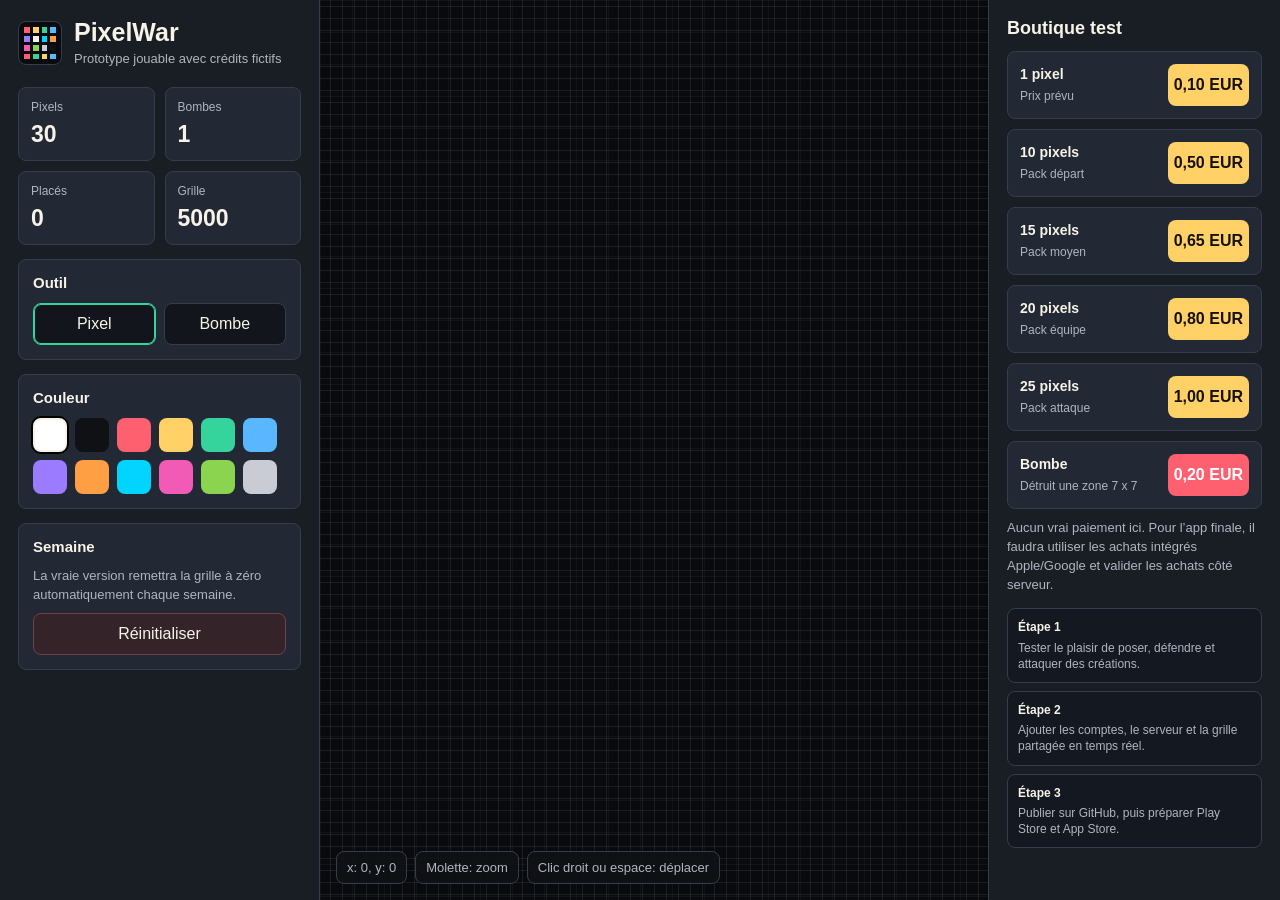
<file: index.html>
<!doctype html>
<html lang="fr">
<head>
  <meta charset="utf-8" />
  <meta name="viewport" content="width=device-width, initial-scale=1" />
  <title>PixelWar - Prototype</title>
  <link rel="stylesheet" href="./styles.css" />
</head>
<body>
  <main class="app">
    <aside class="side">
      <div class="brand">
        <div class="logo" aria-hidden="true">
          <span></span><span></span><span></span><span></span>
          <span></span><span></span><span></span><span></span>
          <span></span><span></span><span></span><span></span>
          <span></span><span></span><span></span><span></span>
        </div>
        <div>
          <h1>PixelWar</h1>
          <div class="quiet">Prototype jouable avec crédits fictifs</div>
        </div>
      </div>

      <section class="stats" aria-label="Statistiques">
        <div class="stat"><div class="label">Pixels</div><div class="value" id="credits">30</div></div>
        <div class="stat"><div class="label">Bombes</div><div class="value" id="bombs">1</div></div>
        <div class="stat"><div class="label">Placés</div><div class="value" id="placed">0</div></div>
        <div class="stat"><div class="label">Grille</div><div class="value">5000</div></div>
      </section>

      <section class="box">
        <div class="box-title">Outil</div>
        <div class="tools">
          <button class="tool active" id="paintTool" type="button">Pixel</button>
          <button class="tool" id="bombTool" type="button">Bombe</button>
        </div>
      </section>

      <section class="box">
        <div class="box-title">Couleur</div>
        <div class="swatches" id="swatches"></div>
      </section>

      <section class="box">
        <div class="box-title">Semaine</div>
        <div class="quiet">La vraie version remettra la grille à zéro automatiquement chaque semaine.</div>
        <button class="reset" id="resetButton" type="button">Réinitialiser</button>
      </section>
    </aside>

    <section class="board-wrap">
      <canvas id="board" aria-label="Grille de jeu PixelWar"></canvas>
      <div class="hud">
        <div class="pill" id="coord">x: 0, y: 0</div>
        <div class="pill">Molette: zoom</div>
        <div class="pill">Clic droit ou espace: déplacer</div>
      </div>
    </section>

    <aside class="shop">
      <h2>Boutique test</h2>
      <div id="packs"></div>
      <p class="quiet">Aucun vrai paiement ici. Pour l’app finale, il faudra utiliser les achats intégrés Apple/Google et valider les achats côté serveur.</p>
      <div class="roadmap">
        <div><b>Étape 1</b>Tester le plaisir de poser, défendre et attaquer des créations.</div>
        <div><b>Étape 2</b>Ajouter les comptes, le serveur et la grille partagée en temps réel.</div>
        <div><b>Étape 3</b>Publier sur GitHub, puis préparer Play Store et App Store.</div>
      </div>
    </aside>
  </main>

  <script src="./src/app.js"></script>
</body>
</html>
</file>
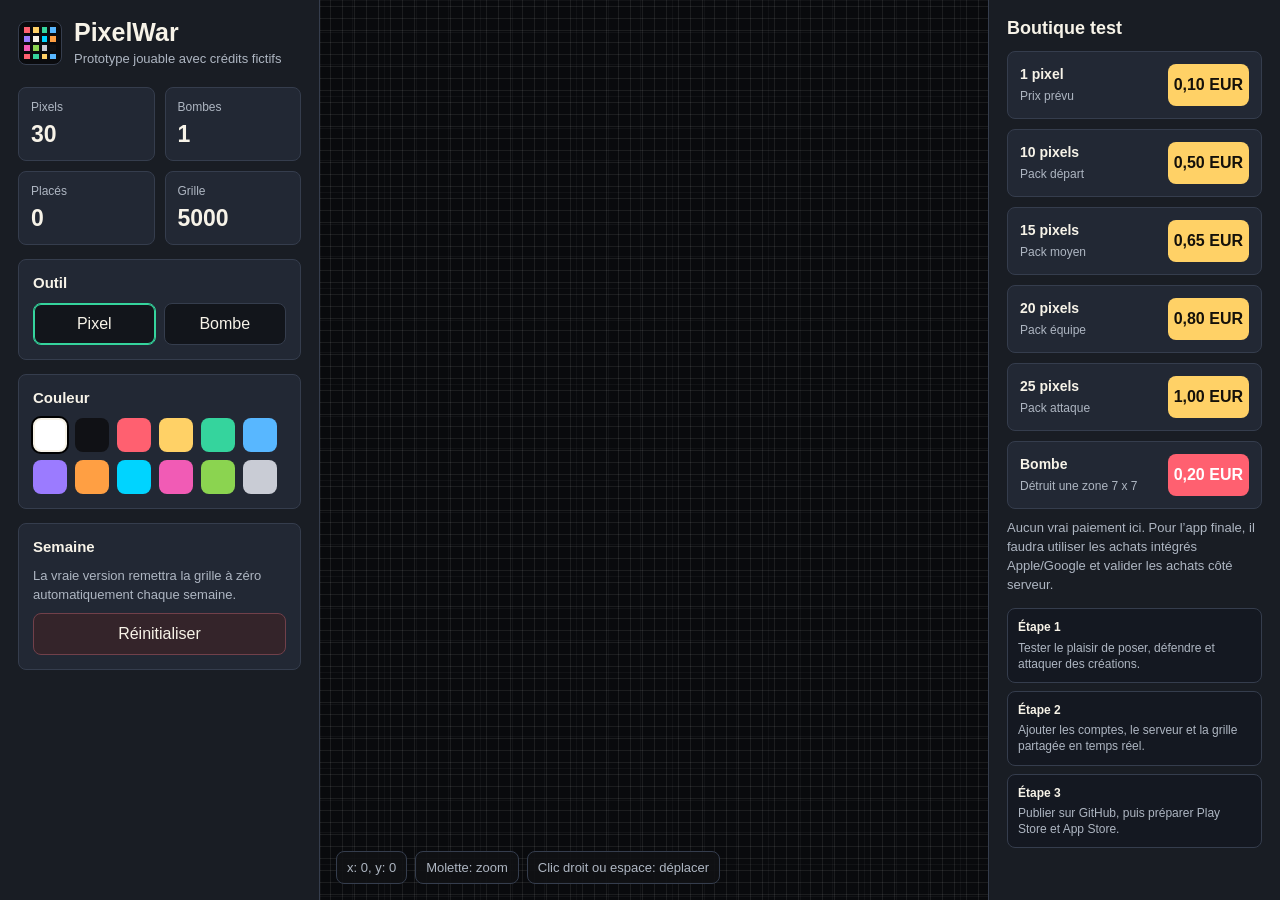
<file: outputs/pixelwar-prototype.html>
<!doctype html><html lang="fr"><head><meta charset="utf-8"><meta name="viewport" content="width=device-width,initial-scale=1"><title>PixelWar prototype</title><style>
:root{--ink:#f7f3e8;--muted:#aeb6c2;--bg:#101115;--panel:#191d24;--panel2:#222834;--line:#353d4d;--accent:#35d49d;--gold:#ffd166;--danger:#ff6070}*{box-sizing:border-box}body{margin:0;min-height:100vh;background:var(--bg);color:var(--ink);font-family:Arial,Helvetica,sans-serif;overflow:hidden}button{font:inherit}.app{display:grid;grid-template-columns:320px minmax(0,1fr)292px;min-height:100vh}.side,.shop{background:var(--panel);padding:18px;overflow:auto}.side{border-right:1px solid var(--line)}.shop{border-left:1px solid var(--line)}.brand{display:flex;align-items:center;gap:12px;margin-bottom:18px}.logo{width:44px;height:44px;display:grid;grid-template-columns:repeat(4,1fr);gap:3px;padding:5px;border:1px solid var(--line);border-radius:8px;background:#0a0b0e}.logo span:nth-child(1),.logo span:nth-child(13){background:#ff6070}.logo span:nth-child(2),.logo span:nth-child(15){background:#ffd166}.logo span:nth-child(3),.logo span:nth-child(14){background:#35d49d}.logo span:nth-child(4),.logo span:nth-child(16){background:#58b7ff}.logo span:nth-child(5){background:#9b7bff}.logo span:nth-child(6){background:#f7f3e8}.logo span:nth-child(7){background:#00d4ff}.logo span:nth-child(8){background:#ff9f43}.logo span:nth-child(9){background:#f15bb5}.logo span:nth-child(10){background:#8bd450}.logo span:nth-child(11){background:#c9ccd5}.logo span:nth-child(12){background:#101115}h1,h2,p{margin-top:0}h1{margin-bottom:3px;font-size:25px;letter-spacing:0}h2{margin-bottom:12px;font-size:18px;letter-spacing:0}.quiet{color:var(--muted);font-size:13px;line-height:1.45}.stats{display:grid;grid-template-columns:1fr 1fr;gap:10px;margin-bottom:14px}.stat,.box,.pack{border:1px solid var(--line);border-radius:8px;background:var(--panel2)}.stat{min-height:72px;padding:12px}.label{margin-bottom:7px;color:var(--muted);font-size:12px}.value{font-size:23px;font-weight:700}.box{margin-bottom:14px;padding:14px}.box-title{margin-bottom:12px;font-size:15px;font-weight:700}.tools{display:grid;grid-template-columns:1fr 1fr;gap:8px}.tool,.reset,.buy{min-height:42px;border:1px solid var(--line);border-radius:8px;cursor:pointer}.tool,.reset{background:#12151b;color:var(--ink)}.tool:hover,.reset:hover{background:#2a303c}.tool.active{border-color:var(--accent);box-shadow:inset 0 0 0 1px var(--accent)}.swatches{display:grid;grid-template-columns:repeat(6,34px);gap:8px}.swatch{width:34px;height:34px;border:2px solid transparent;border-radius:8px;cursor:pointer}.swatch.active{border-color:var(--ink);box-shadow:0 0 0 2px #000}.board-wrap{position:relative;min-width:0;background:linear-gradient(90deg,rgba(255,255,255,.035) 1px,transparent 1px),linear-gradient(rgba(255,255,255,.035) 1px,transparent 1px),#090a0d;background-size:32px 32px}canvas{display:block;width:100%;height:100vh;cursor:crosshair;touch-action:none}.hud{position:absolute;left:16px;right:16px;bottom:16px;display:flex;gap:8px;flex-wrap:wrap;pointer-events:none}.pill{padding:8px 10px;border:1px solid var(--line);border-radius:8px;background:rgba(16,17,21,.9);color:var(--muted);font-size:13px}.pack{display:grid;grid-template-columns:minmax(0,1fr)auto;gap:10px;align-items:center;margin-bottom:10px;padding:12px}.pack strong{display:block;margin-bottom:4px;font-size:14px}.pack small{color:var(--muted);font-size:12px}.buy{min-width:78px;border:0;background:var(--gold);color:#15110a;font-weight:700}.buy.bomb{background:var(--danger);color:white}.buy:hover{filter:brightness(1.08)}.reset{width:100%;margin-top:8px;border-color:#71404a;background:#34242a}.roadmap{display:grid;gap:8px;margin-top:14px}.roadmap div{padding:10px;border:1px solid var(--line);border-radius:8px;background:#141821;color:var(--muted);font-size:12px;line-height:1.35}.roadmap b{display:block;margin-bottom:4px;color:var(--ink)}@media(max-width:980px){body{overflow:auto}.app{grid-template-columns:1fr}.side,.shop{border:0}.side{border-bottom:1px solid var(--line)}.shop{border-top:1px solid var(--line)}canvas{height:66vh}.stats{grid-template-columns:repeat(4,1fr)}}@media(max-width:620px){.stats{grid-template-columns:1fr 1fr}.swatches{grid-template-columns:repeat(4,34px)}}
</style></head><body><main class="app"><aside class="side"><div class="brand"><div class="logo" aria-hidden="true"><span></span><span></span><span></span><span></span><span></span><span></span><span></span><span></span><span></span><span></span><span></span><span></span><span></span><span></span><span></span><span></span></div><div><h1>PixelWar</h1><div class="quiet">Prototype jouable avec crédits fictifs</div></div></div><section class="stats" aria-label="Statistiques"><div class="stat"><div class="label">Pixels</div><div class="value" id="credits">30</div></div><div class="stat"><div class="label">Bombes</div><div class="value" id="bombs">1</div></div><div class="stat"><div class="label">Placés</div><div class="value" id="placed">0</div></div><div class="stat"><div class="label">Grille</div><div class="value">5000</div></div></section><section class="box"><div class="box-title">Outil</div><div class="tools"><button class="tool active" id="paintTool" type="button">Pixel</button><button class="tool" id="bombTool" type="button">Bombe</button></div></section><section class="box"><div class="box-title">Couleur</div><div class="swatches" id="swatches"></div></section><section class="box"><div class="box-title">Semaine</div><div class="quiet">La vraie version remettra la grille à zéro automatiquement chaque semaine.</div><button class="reset" id="resetButton" type="button">Réinitialiser</button></section></aside><section class="board-wrap"><canvas id="board" aria-label="Grille de jeu PixelWar"></canvas><div class="hud"><div class="pill" id="coord">x: 0, y: 0</div><div class="pill">Molette: zoom</div><div class="pill">Clic droit ou espace: déplacer</div></div></section><aside class="shop"><h2>Boutique test</h2><div id="packs"></div><p class="quiet">Aucun vrai paiement ici. Pour l’app finale, il faudra utiliser les achats intégrés Apple/Google et valider les achats côté serveur.</p><div class="roadmap"><div><b>Étape 1</b>Tester le plaisir de poser, défendre et attaquer des créations.</div><div><b>Étape 2</b>Ajouter les comptes, le serveur et la grille partagée en temps réel.</div><div><b>Étape 3</b>Publier sur GitHub, puis préparer Play Store et App Store.</div></div></aside></main><script>
const GRID_SIZE=5000,STORAGE_KEY='pixelwar-prototype-v2';const palette=['#ffffff','#101115','#ff6070','#ffd166','#35d49d','#58b7ff','#9b7bff','#ff9f43','#00d4ff','#f15bb5','#8bd450','#c9ccd5'];const packs=[{label:'1 pixel',note:'Prix prévu',price:'0,10 EUR',credits:1},{label:'10 pixels',note:'Pack départ',price:'0,50 EUR',credits:10},{label:'15 pixels',note:'Pack moyen',price:'0,65 EUR',credits:15},{label:'20 pixels',note:'Pack équipe',price:'0,80 EUR',credits:20},{label:'25 pixels',note:'Pack attaque',price:'1,00 EUR',credits:25},{label:'Bombe',note:'Détruit une zone 7 x 7',price:'0,20 EUR',bombs:1,bomb:true}];const canvas=document.querySelector('#board'),ctx=canvas.getContext('2d'),creditsEl=document.querySelector('#credits'),bombsEl=document.querySelector('#bombs'),placedEl=document.querySelector('#placed'),coordEl=document.querySelector('#coord'),swatchesEl=document.querySelector('#swatches'),packsEl=document.querySelector('#packs'),paintTool=document.querySelector('#paintTool'),bombTool=document.querySelector('#bombTool'),resetButton=document.querySelector('#resetButton');let state=loadState(),selectedColor=palette[0],selectedTool='paint',scale=12,camera={x:2500,y:2500},isPanning=false,panStart={x:0,y:0,cameraX:0,cameraY:0},lastTouchDistance=0;const keys=new Set();function loadState(){try{const saved=JSON.parse(localStorage.getItem(STORAGE_KEY));if(saved&&saved.pixels)return saved}catch(error){}return{credits:30,bombs:1,placed:0,pixels:{}}}function saveState(){localStorage.setItem(STORAGE_KEY,JSON.stringify(state))}function updateStats(){state.placed=Object.keys(state.pixels).length;creditsEl.textContent=state.credits;bombsEl.textContent=state.bombs;placedEl.textContent=state.placed}function renderShop(){packsEl.innerHTML='';packs.forEach(function(pack){const item=document.createElement('div');item.className='pack';item.innerHTML='<div><strong>'+pack.label+'</strong><small>'+pack.note+'</small></div><button class="buy '+(pack.bomb?'bomb':'')+'" type="button">'+pack.price+'</button>';item.querySelector('button').addEventListener('click',function(){state.credits+=pack.credits||0;state.bombs+=pack.bombs||0;saveState();updateStats()});packsEl.appendChild(item)})}function renderSwatches(){swatchesEl.innerHTML='';palette.forEach(function(color){const button=document.createElement('button');button.className='swatch'+(color===selectedColor?' active':'');button.style.background=color;button.type='button';button.title=color;button.addEventListener('click',function(){selectedColor=color;renderSwatches()});swatchesEl.appendChild(button)})}function setTool(tool){selectedTool=tool;paintTool.classList.toggle('active',tool==='paint');bombTool.classList.toggle('active',tool==='bomb')}function resizeCanvas(){const rect=canvas.getBoundingClientRect(),ratio=window.devicePixelRatio||1;canvas.width=Math.max(1,Math.floor(rect.width*ratio));canvas.height=Math.max(1,Math.floor(rect.height*ratio));ctx.setTransform(ratio,0,0,ratio,0,0);draw()}function screenToGrid(clientX,clientY){const rect=canvas.getBoundingClientRect();return{x:Math.floor(camera.x+(clientX-rect.left-rect.width/2)/scale),y:Math.floor(camera.y+(clientY-rect.top-rect.height/2)/scale)}}function clampCamera(){camera.x=Math.max(0,Math.min(GRID_SIZE,camera.x));camera.y=Math.max(0,Math.min(GRID_SIZE,camera.y))}function drawPixels(rect){const cx=rect.width/2,cy=rect.height/2;Object.entries(state.pixels).forEach(function(entry){const xy=entry[0].split(',').map(Number),x=xy[0],y=xy[1],sx=cx+(x-camera.x)*scale,sy=cy+(y-camera.y)*scale;if(sx<-scale||sy<-scale||sx>rect.width||sy>rect.height)return;ctx.fillStyle=entry[1];ctx.fillRect(Math.floor(sx),Math.floor(sy),Math.max(1,Math.ceil(scale)),Math.max(1,Math.ceil(scale)))})}function drawGrid(rect){const cx=rect.width/2,cy=rect.height/2,startX=Math.max(0,Math.floor(camera.x-cx/scale)-1),endX=Math.min(GRID_SIZE,Math.ceil(camera.x+cx/scale)+1),startY=Math.max(0,Math.floor(camera.y-cy/scale)-1),endY=Math.min(GRID_SIZE,Math.ceil(camera.y+cy/scale)+1);ctx.strokeStyle=scale>=8?'rgba(255,255,255,.08)':'rgba(255,255,255,.025)';ctx.lineWidth=1;ctx.beginPath();for(let x=startX;x<=endX;x++){const sx=Math.round(cx+(x-camera.x)*scale)+.5;ctx.moveTo(sx,0);ctx.lineTo(sx,rect.height)}for(let y=startY;y<=endY;y++){const sy=Math.round(cy+(y-camera.y)*scale)+.5;ctx.moveTo(0,sy);ctx.lineTo(rect.width,sy)}ctx.stroke()}function drawBombPreview(rect){if(selectedTool!=='bomb')return;const cx=rect.width/2,cy=rect.height/2;ctx.strokeStyle='rgba(255,96,112,.75)';ctx.lineWidth=2;ctx.strokeRect(cx-3.5*scale,cy-3.5*scale,7*scale,7*scale)}function draw(){const rect=canvas.getBoundingClientRect();ctx.clearRect(0,0,rect.width,rect.height);drawPixels(rect);drawGrid(rect);drawBombPreview(rect)}function placePixel(point){if(point.x<0||point.y<0||point.x>=GRID_SIZE||point.y>=GRID_SIZE||state.credits<1)return;state.pixels[point.x+','+point.y]=selectedColor;state.credits-=1;saveState();updateStats();draw()}function useBomb(point){if(state.bombs<1)return;state.bombs-=1;for(let x=point.x-3;x<=point.x+3;x++){for(let y=point.y-3;y<=point.y+3;y++)delete state.pixels[x+','+y]}saveState();updateStats();draw()}function touchDistance(event){if(event.touches.length<2)return 0;const dx=event.touches[0].clientX-event.touches[1].clientX,dy=event.touches[0].clientY-event.touches[1].clientY;return Math.hypot(dx,dy)}canvas.addEventListener('contextmenu',function(event){event.preventDefault()});canvas.addEventListener('pointerdown',function(event){if(event.button===2||keys.has(' ')){isPanning=true;panStart={x:event.clientX,y:event.clientY,cameraX:camera.x,cameraY:camera.y};canvas.setPointerCapture(event.pointerId);return}const point=screenToGrid(event.clientX,event.clientY);if(selectedTool==='paint')placePixel(point);else useBomb(point)});canvas.addEventListener('pointermove',function(event){const point=screenToGrid(event.clientX,event.clientY);coordEl.textContent='x: '+point.x+', y: '+point.y;if(!isPanning)return;camera.x=panStart.cameraX-(event.clientX-panStart.x)/scale;camera.y=panStart.cameraY-(event.clientY-panStart.y)/scale;clampCamera();draw()});canvas.addEventListener('pointerup',function(){isPanning=false});canvas.addEventListener('wheel',function(event){event.preventDefault();const before=screenToGrid(event.clientX,event.clientY);scale=Math.max(1,Math.min(44,scale*(event.deltaY<0?1.15:.85)));const after=screenToGrid(event.clientX,event.clientY);camera.x+=before.x-after.x;camera.y+=before.y-after.y;clampCamera();draw()},{passive:false});canvas.addEventListener('touchstart',function(event){lastTouchDistance=touchDistance(event)},{passive:true});canvas.addEventListener('touchmove',function(event){if(event.touches.length===2){event.preventDefault();const nextDistance=touchDistance(event);if(lastTouchDistance>0){scale=Math.max(1,Math.min(44,scale*(nextDistance/lastTouchDistance)));draw()}lastTouchDistance=nextDistance}},{passive:false});window.addEventListener('keydown',function(event){keys.add(event.key)});window.addEventListener('keyup',function(event){keys.delete(event.key)});window.addEventListener('resize',resizeCanvas);paintTool.addEventListener('click',function(){setTool('paint')});bombTool.addEventListener('click',function(){setTool('bomb')});resetButton.addEventListener('click',function(){state={credits:30,bombs:1,placed:0,pixels:{}};saveState();updateStats();draw()});renderShop();renderSwatches();updateStats();resizeCanvas();
</script></body></html>
</file>
<file: styles.css>
:root {
  --ink: #f7f3e8;
  --muted: #aeb6c2;
  --bg: #101115;
  --panel: #191d24;
  --panel-2: #222834;
  --line: #353d4d;
  --accent: #35d49d;
  --gold: #ffd166;
  --danger: #ff6070;
}

* { box-sizing: border-box; }

body {
  margin: 0;
  min-height: 100vh;
  background: var(--bg);
  color: var(--ink);
  font-family: Arial, Helvetica, sans-serif;
  overflow: hidden;
}

button { font: inherit; }

.app {
  display: grid;
  grid-template-columns: 320px minmax(0, 1fr) 292px;
  min-height: 100vh;
}

.side,
.shop {
  background: var(--panel);
  padding: 18px;
  overflow: auto;
}

.side { border-right: 1px solid var(--line); }
.shop { border-left: 1px solid var(--line); }

.brand {
  display: flex;
  align-items: center;
  gap: 12px;
  margin-bottom: 18px;
}

.logo {
  width: 44px;
  height: 44px;
  display: grid;
  grid-template-columns: repeat(4, 1fr);
  gap: 3px;
  padding: 5px;
  border: 1px solid var(--line);
  border-radius: 8px;
  background: #0a0b0e;
}

.logo span:nth-child(1),
.logo span:nth-child(13) { background: #ff6070; }
.logo span:nth-child(2),
.logo span:nth-child(15) { background: #ffd166; }
.logo span:nth-child(3),
.logo span:nth-child(14) { background: #35d49d; }
.logo span:nth-child(4),
.logo span:nth-child(16) { background: #58b7ff; }
.logo span:nth-child(5) { background: #9b7bff; }
.logo span:nth-child(6) { background: #f7f3e8; }
.logo span:nth-child(7) { background: #00d4ff; }
.logo span:nth-child(8) { background: #ff9f43; }
.logo span:nth-child(9) { background: #f15bb5; }
.logo span:nth-child(10) { background: #8bd450; }
.logo span:nth-child(11) { background: #c9ccd5; }
.logo span:nth-child(12) { background: #101115; }

h1,
h2,
p { margin-top: 0; }

h1 {
  margin-bottom: 3px;
  font-size: 25px;
  letter-spacing: 0;
}

h2 {
  margin-bottom: 12px;
  font-size: 18px;
  letter-spacing: 0;
}

.quiet {
  color: var(--muted);
  font-size: 13px;
  line-height: 1.45;
}

.stats {
  display: grid;
  grid-template-columns: 1fr 1fr;
  gap: 10px;
  margin-bottom: 14px;
}

.stat,
.box,
.pack {
  border: 1px solid var(--line);
  border-radius: 8px;
  background: var(--panel-2);
}

.stat {
  min-height: 72px;
  padding: 12px;
}

.label {
  margin-bottom: 7px;
  color: var(--muted);
  font-size: 12px;
}

.value {
  font-size: 23px;
  font-weight: 700;
}

.box {
  margin-bottom: 14px;
  padding: 14px;
}

.box-title {
  margin-bottom: 12px;
  font-size: 15px;
  font-weight: 700;
}

.tools {
  display: grid;
  grid-template-columns: 1fr 1fr;
  gap: 8px;
}

.tool,
.reset,
.buy {
  min-height: 42px;
  border: 1px solid var(--line);
  border-radius: 8px;
  cursor: pointer;
}

.tool,
.reset {
  background: #12151b;
  color: var(--ink);
}

.tool:hover,
.reset:hover { background: #2a303c; }

.tool.active {
  border-color: var(--accent);
  box-shadow: inset 0 0 0 1px var(--accent);
}

.swatches {
  display: grid;
  grid-template-columns: repeat(6, 34px);
  gap: 8px;
}

.swatch {
  width: 34px;
  height: 34px;
  border: 2px solid transparent;
  border-radius: 8px;
  cursor: pointer;
}

.swatch.active {
  border-color: var(--ink);
  box-shadow: 0 0 0 2px #000;
}

.board-wrap {
  position: relative;
  min-width: 0;
  background:
    linear-gradient(90deg, rgba(255, 255, 255, .035) 1px, transparent 1px),
    linear-gradient(rgba(255, 255, 255, .035) 1px, transparent 1px),
    #090a0d;
  background-size: 32px 32px;
}

canvas {
  display: block;
  width: 100%;
  height: 100vh;
  cursor: crosshair;
  touch-action: none;
}

.hud {
  position: absolute;
  left: 16px;
  right: 16px;
  bottom: 16px;
  display: flex;
  gap: 8px;
  flex-wrap: wrap;
  pointer-events: none;
}

.pill {
  padding: 8px 10px;
  border: 1px solid var(--line);
  border-radius: 8px;
  background: rgba(16, 17, 21, .9);
  color: var(--muted);
  font-size: 13px;
}

.pack {
  display: grid;
  grid-template-columns: minmax(0, 1fr) auto;
  gap: 10px;
  align-items: center;
  margin-bottom: 10px;
  padding: 12px;
}

.pack strong {
  display: block;
  margin-bottom: 4px;
  font-size: 14px;
}

.pack small {
  color: var(--muted);
  font-size: 12px;
}

.buy {
  min-width: 78px;
  border: 0;
  background: var(--gold);
  color: #15110a;
  font-weight: 700;
}

.buy.bomb {
  background: var(--danger);
  color: white;
}

.buy:hover { filter: brightness(1.08); }

.reset {
  width: 100%;
  margin-top: 8px;
  border-color: #71404a;
  background: #34242a;
}

.roadmap {
  display: grid;
  gap: 8px;
  margin-top: 14px;
}

.roadmap div {
  padding: 10px;
  border: 1px solid var(--line);
  border-radius: 8px;
  background: #141821;
  color: var(--muted);
  font-size: 12px;
  line-height: 1.35;
}

.roadmap b {
  display: block;
  margin-bottom: 4px;
  color: var(--ink);
}

@media (max-width: 980px) {
  body { overflow: auto; }
  .app { grid-template-columns: 1fr; }
  .side,
  .shop { border: 0; }
  .side { border-bottom: 1px solid var(--line); }
  .shop { border-top: 1px solid var(--line); }
  canvas { height: 66vh; }
  .stats { grid-template-columns: repeat(4, 1fr); }
}

@media (max-width: 620px) {
  .stats { grid-template-columns: 1fr 1fr; }
  .swatches { grid-template-columns: repeat(4, 34px); }
}
</file>
